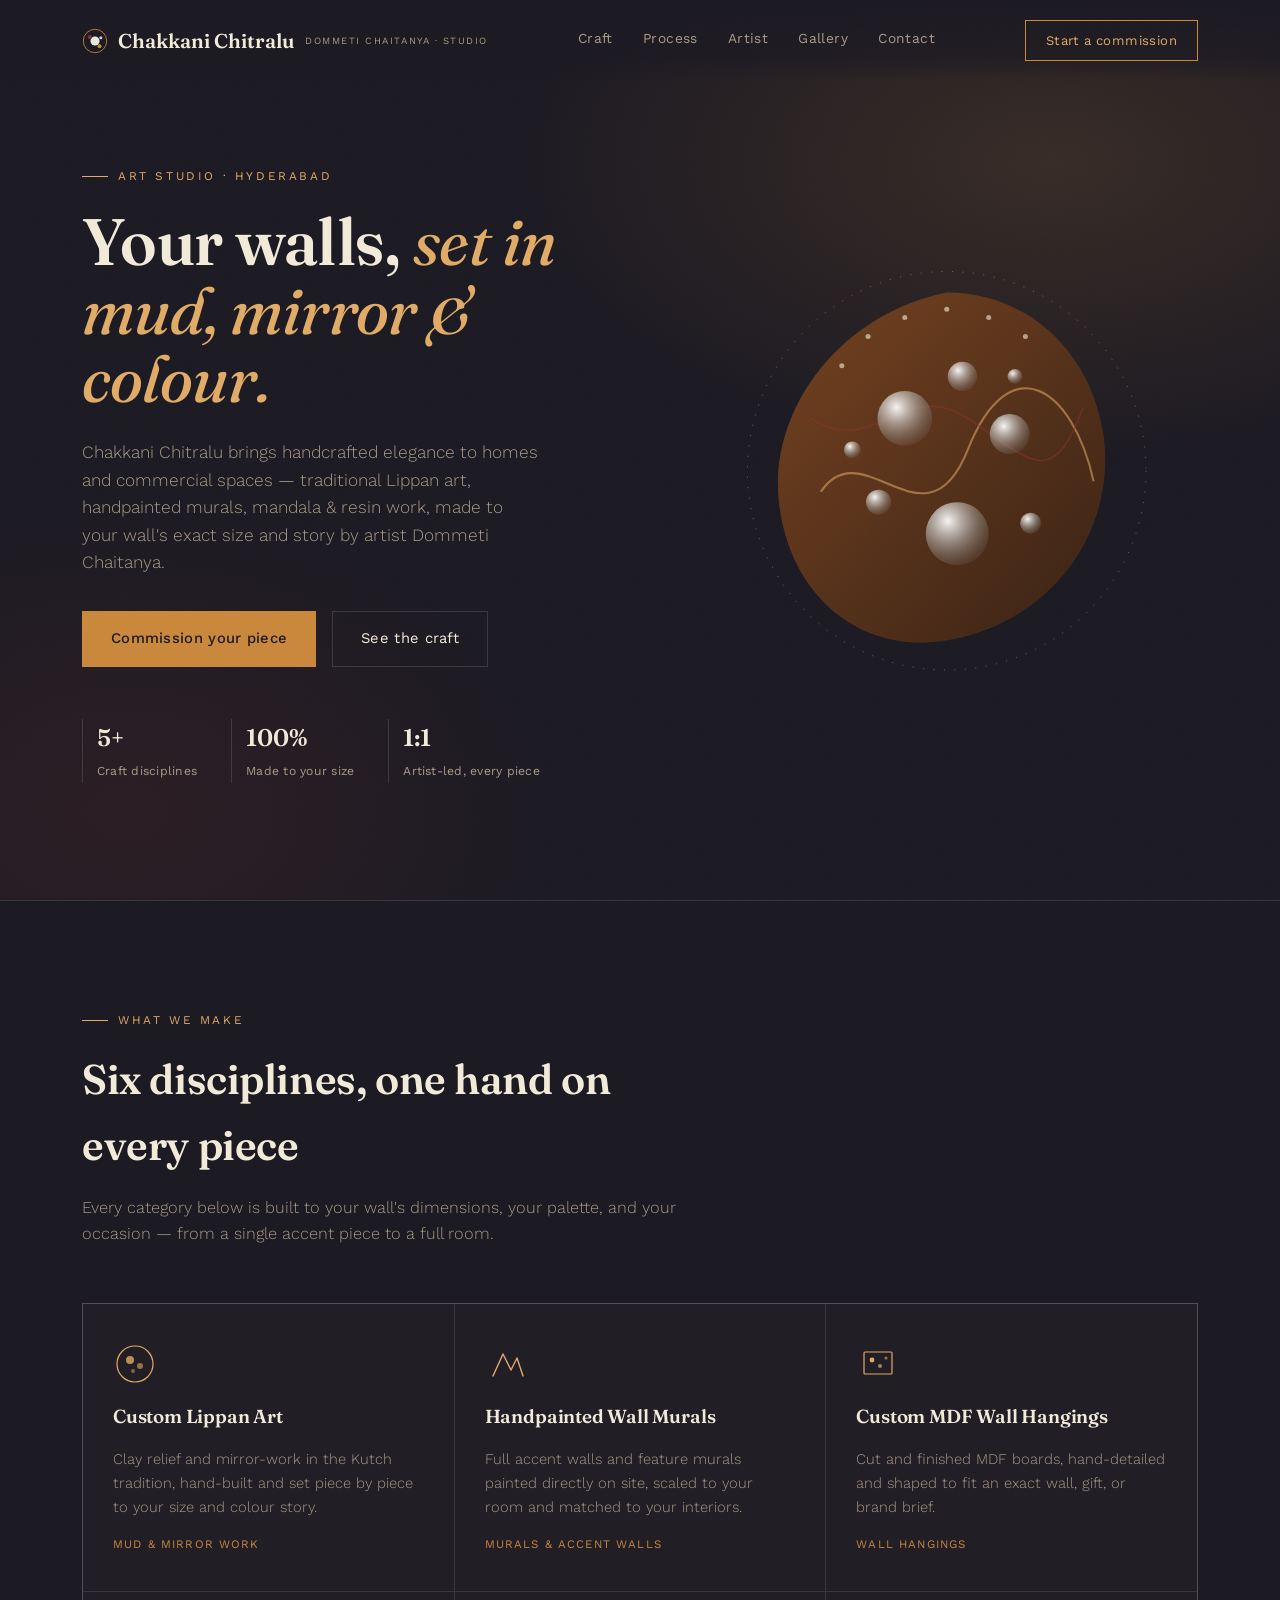
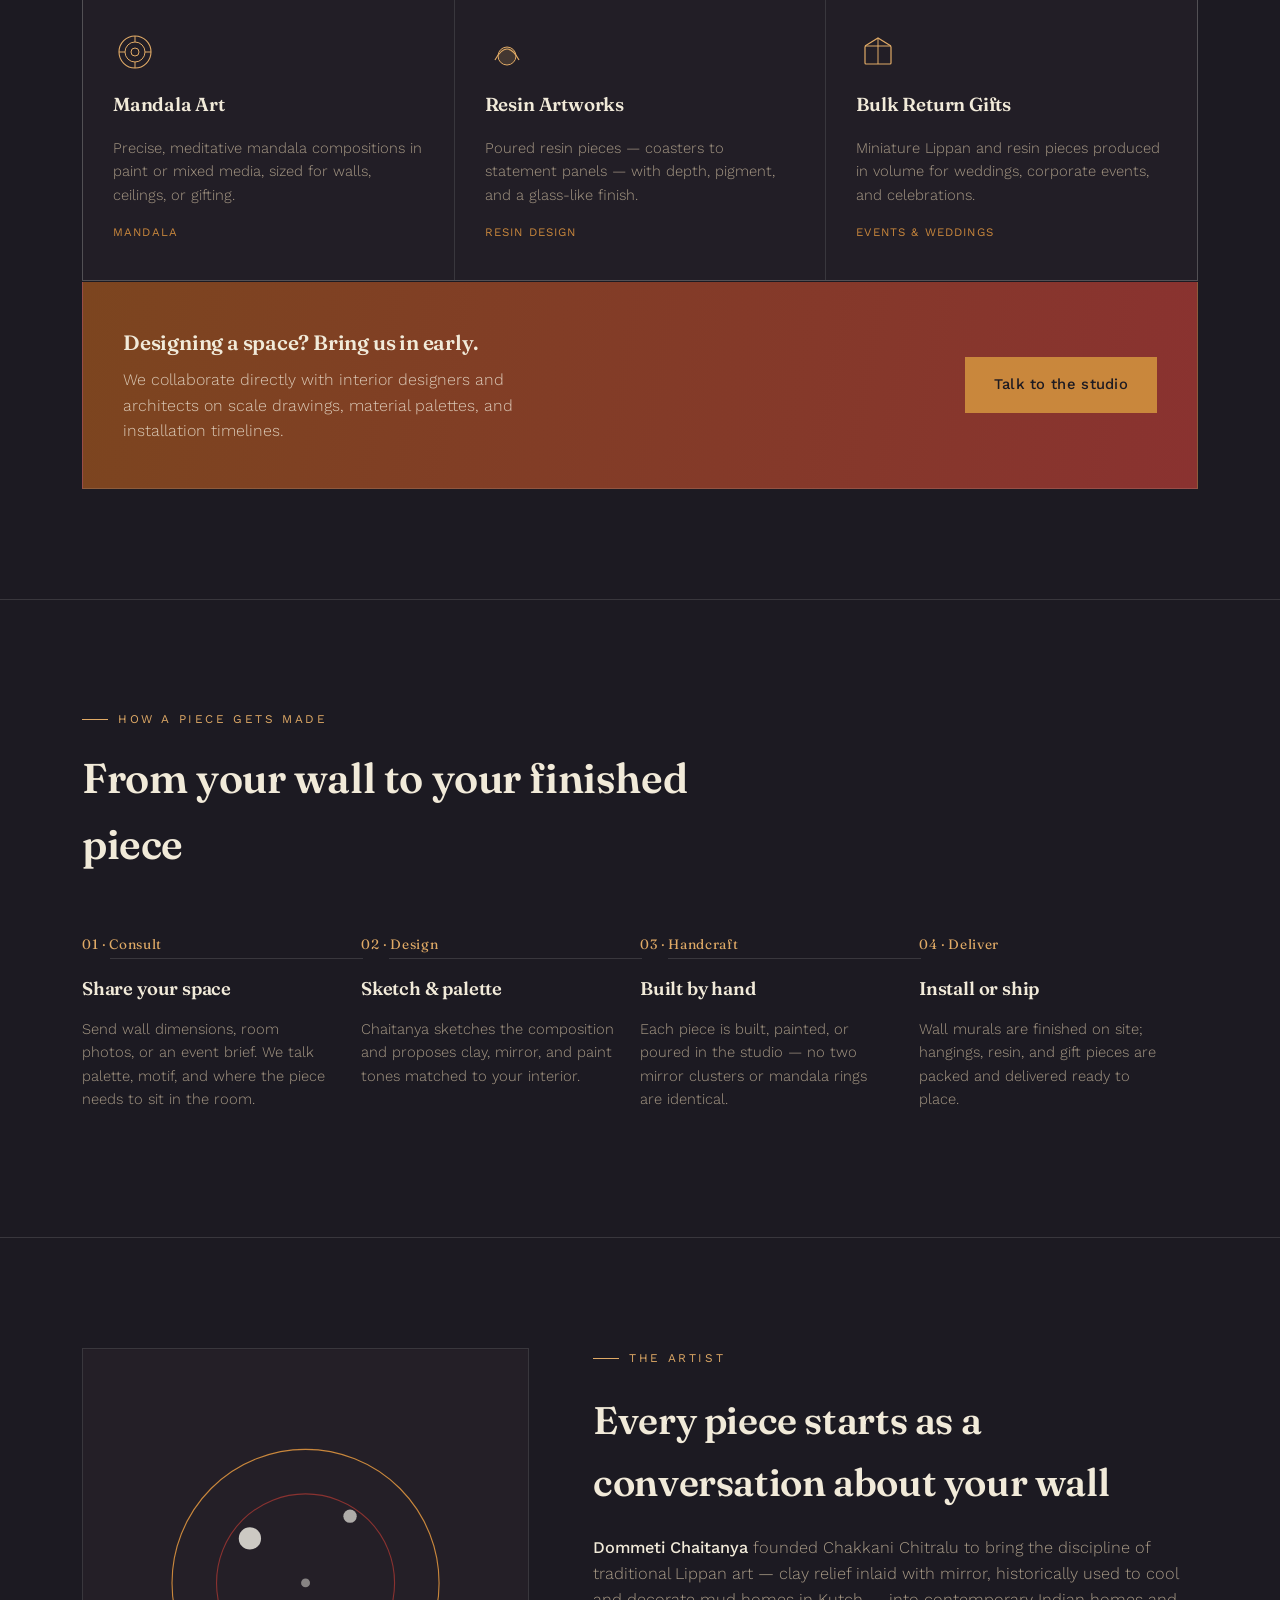
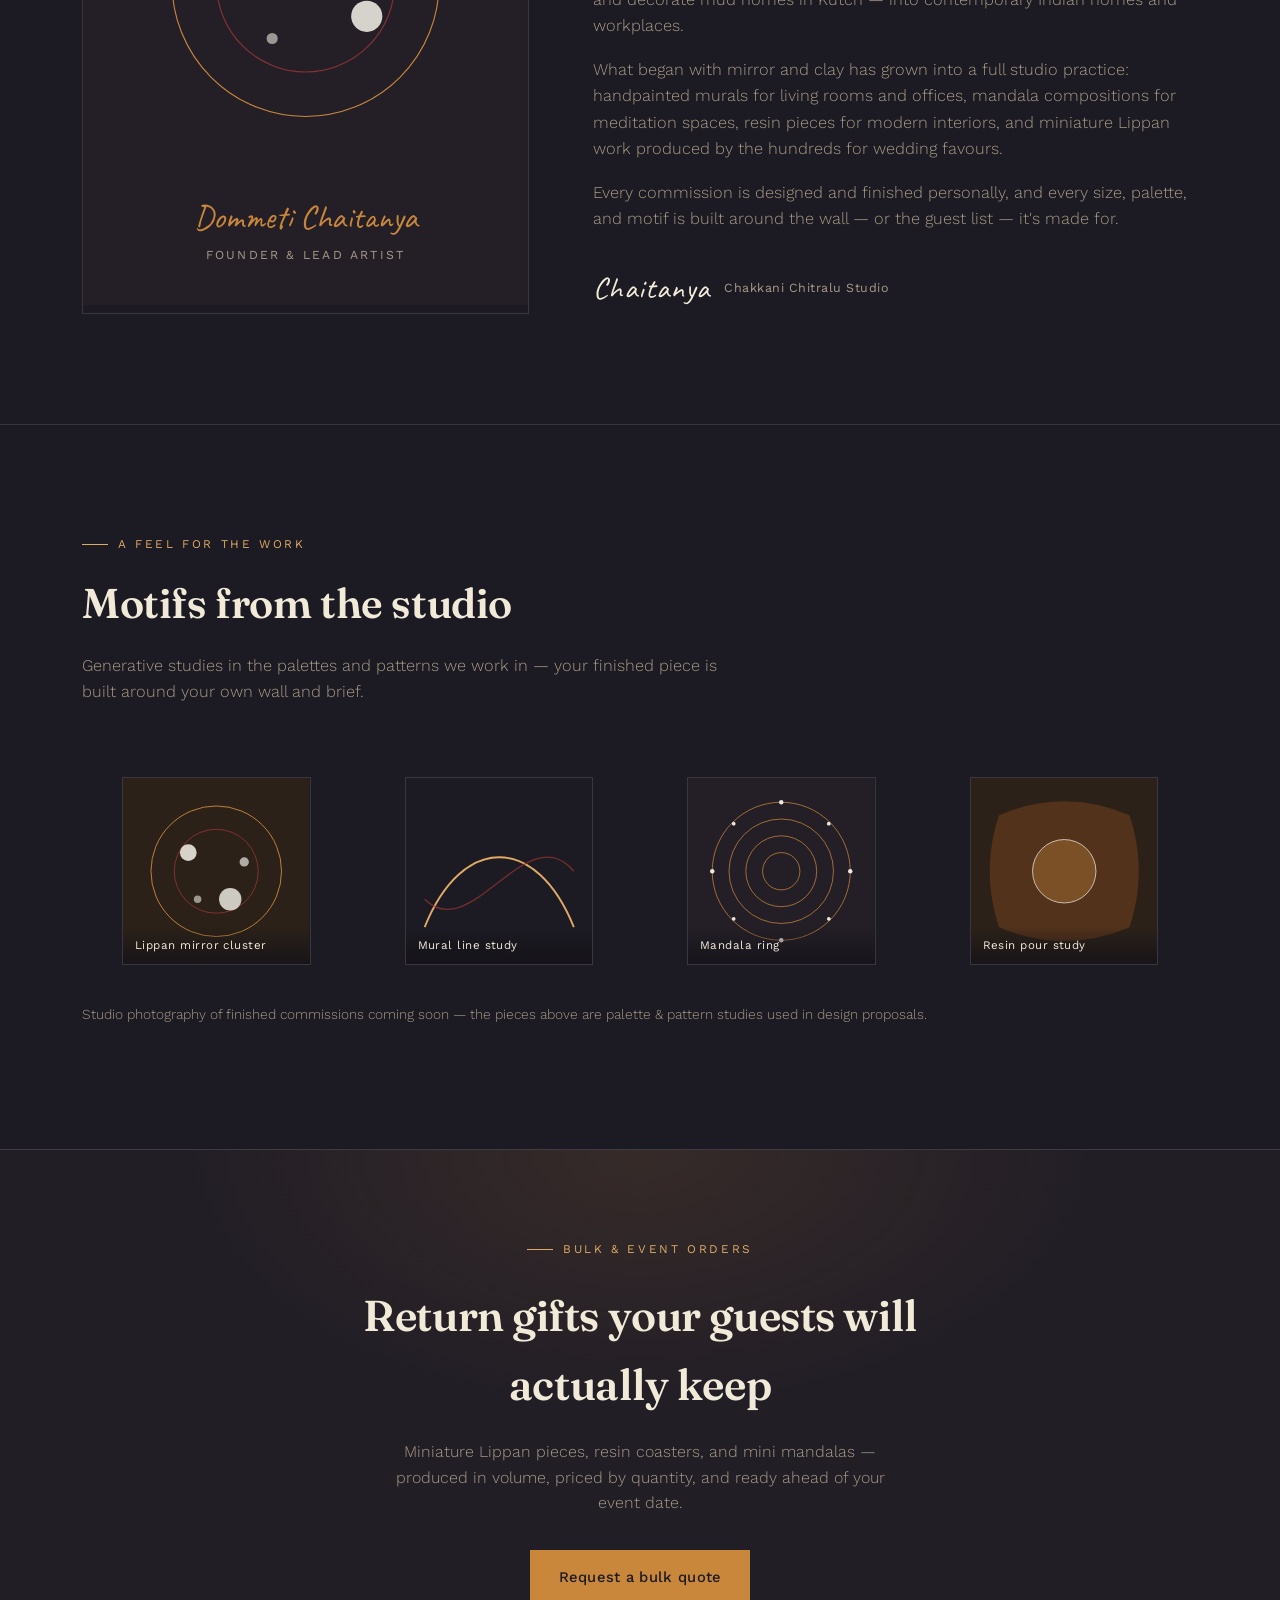
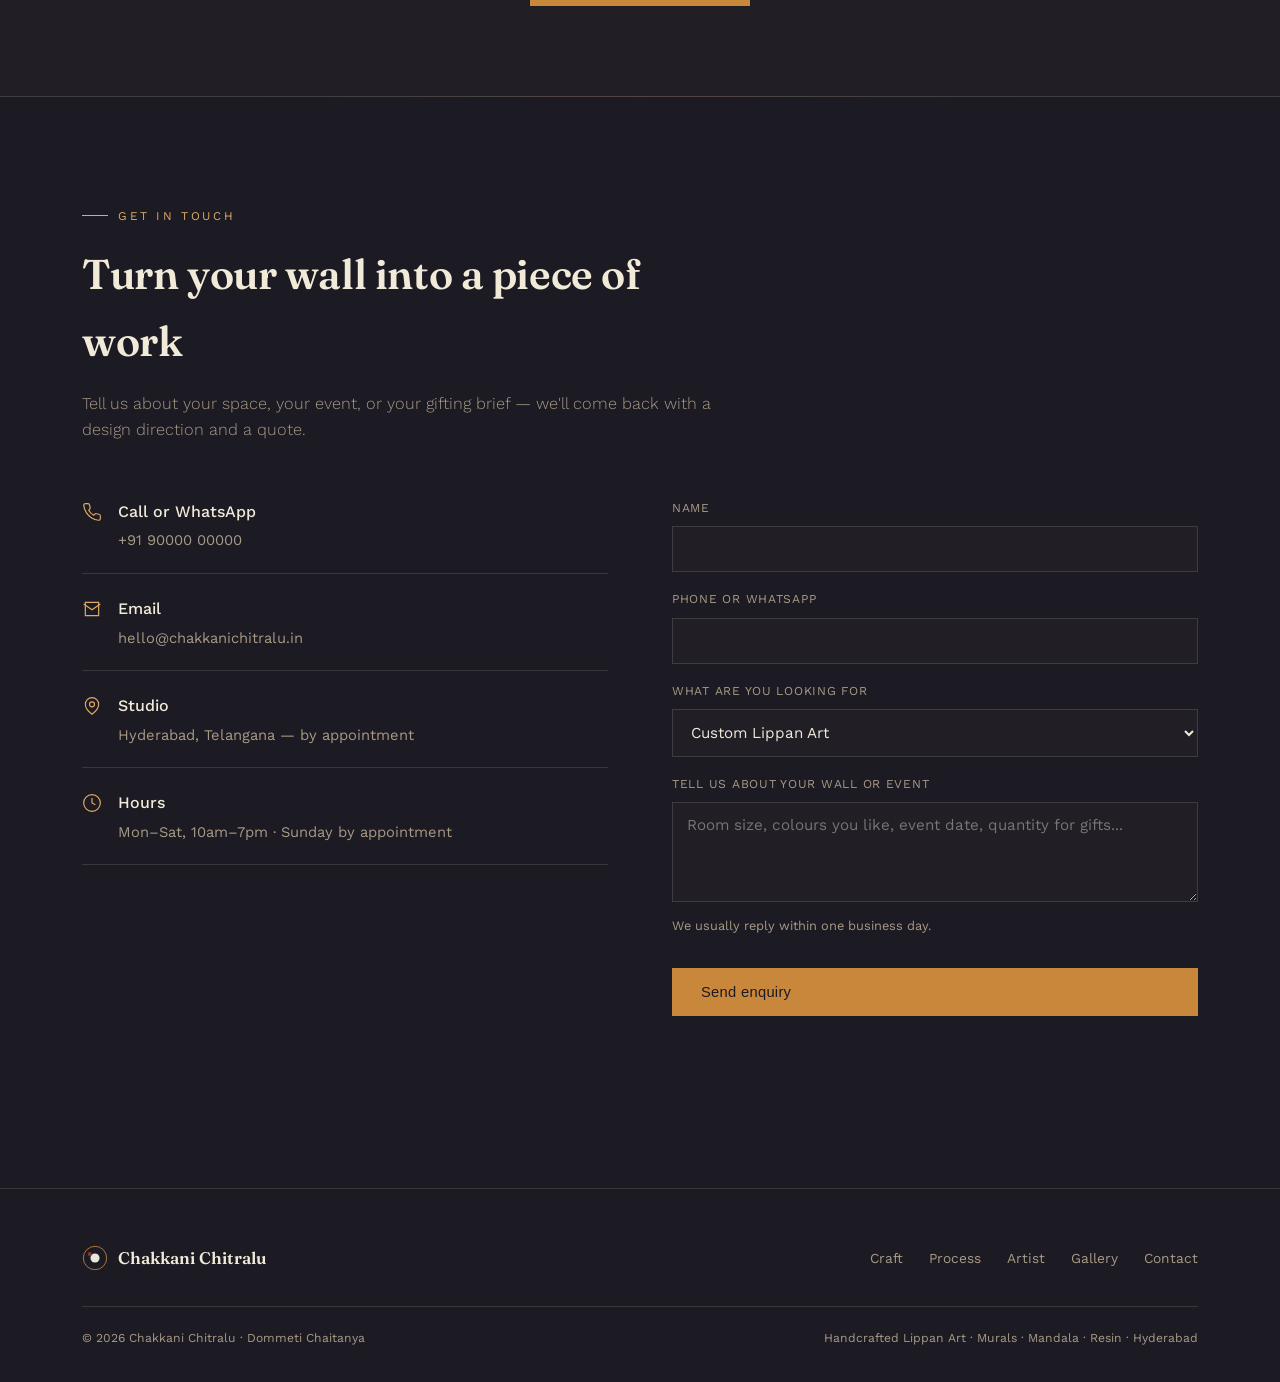
<file: Index.html>
<!DOCTYPE html>
<html lang="en">
<head>
<meta charset="UTF-8">
<meta name="viewport" content="width=device-width, initial-scale=1.0">
<title>Chakkani Chitralu — Handcrafted Lippan Art, Murals &amp; Mandala Design</title>
<meta name="description" content="Chakkani Chitralu by Dommeti Chaitanya — custom Lippan mud &amp; mirror art, handpainted murals, mandala &amp; resin artworks, wall hangings and bulk return gifts, made to your walls and your story.">
<link rel="preconnect" href="https://fonts.googleapis.com">
<link rel="preconnect" href="https://fonts.gstatic.com" crossorigin>
<link href="https://fonts.googleapis.com/css2?family=Fraunces:ital,opsz,wght@0,9..144,300;0,9..144,450;0,9..144,600;0,9..144,700;1,9..144,450;1,9..144,600&family=Work+Sans:wght@300;400;500;600&family=Caveat:wght@500;600&display=swap" rel="stylesheet">
<style>

  :root{
    --bg: #1c1a22;
    --bg-alt: #221e26;
    --bg-card: #262029;
    --clay: #c9873c;
    --clay-soft: #e0aa66;
    --clay-deep: #7c451f;
    --maroon: #8a3230;
    --mirror: #eae7df;
    --paper: #f1ead9;
    --muted: #a89a86;
    --line: rgba(234,231,223,0.14);
    --radius: 2px;
  }

  *{ box-sizing:border-box; }
  html{ scroll-behavior:smooth; }
  body{
    margin:0;
    background:var(--bg);
    color:var(--paper);
    font-family:'Work Sans', sans-serif;
    font-weight:400;
    line-height:1.6;
    -webkit-font-smoothing:antialiased;
  }
  @media (prefers-reduced-motion: reduce){
    *{ animation-duration:0.001ms !important; animation-iteration-count:1 !important; scroll-behavior:auto !important; transition-duration:0.001ms !important; }
  }

  h1,h2,h3,h4{
    font-family:'Fraunces', serif;
    font-weight:600;
    letter-spacing:-0.01em;
    margin:0;
  }

  .script{
    font-family:'Caveat', cursive;
    color:var(--clay-soft);
  }

  a{ color:inherit; }
  img{ max-width:100%; display:block; }
  section{ position:relative; }

  .wrap{
    max-width:1180px;
    margin:0 auto;
    padding:0 32px;
  }
  @media (max-width:640px){ .wrap{ padding:0 20px; } }

  :focus-visible{
    outline:2px solid var(--clay-soft);
    outline-offset:3px;
  }

  /* texture */
  .grain{
    position:fixed; inset:0; pointer-events:none; z-index:200;
    opacity:0.05; mix-blend-mode:overlay;
    background-image:url("data:image/svg+xml,%3Csvg xmlns='http://www.w3.org/2000/svg' width='120' height='120'%3E%3Cfilter id='n'%3E%3CfeTurbulence type='fractalNoise' baseFrequency='0.9' numOctaves='2' stitchTiles='stitch'/%3E%3C/filter%3E%3Crect width='100%25' height='100%25' filter='url(%23n)'/%3E%3C/svg%3E");
  }

  /* ---------- NAV ---------- */
  header.site{
    position:fixed; top:0; left:0; right:0; z-index:100;
    background:linear-gradient(to bottom, rgba(28,26,34,0.96), rgba(28,26,34,0.75) 70%, transparent);
    padding:20px 0;
    transition:padding .3s ease, background .3s ease;
  }
  header.site.scrolled{
    padding:12px 0;
    background:rgba(24,22,29,0.92);
    backdrop-filter:blur(8px);
    border-bottom:1px solid var(--line);
  }
  .nav-row{ display:flex; align-items:center; justify-content:space-between; }
  .brand{ display:flex; align-items:center; gap:10px; font-family:'Fraunces',serif; font-size:1.25rem; font-weight:600; color:var(--paper); text-decoration:none; }
  .brand .mark{ width:26px; height:26px; flex:none; }
  .brand small{ display:block; font-family:'Work Sans',sans-serif; font-weight:400; font-size:0.6rem; letter-spacing:0.16em; text-transform:uppercase; color:var(--muted); }

  nav.links{ display:flex; gap:30px; list-style:none; margin:0; padding:0; }
  nav.links a{
    text-decoration:none; color:var(--muted); font-size:0.86rem; letter-spacing:0.03em;
    padding-bottom:4px; border-bottom:1px solid transparent; transition:color .2s, border-color .2s;
  }
  nav.links a:hover{ color:var(--paper); border-color:var(--clay); }

  .nav-cta{
    display:inline-block; padding:9px 20px; border:1px solid var(--clay);
    color:var(--clay-soft); text-decoration:none; font-size:0.82rem; letter-spacing:0.03em;
    transition:background .2s, color .2s;
  }
  .nav-cta:hover{ background:var(--clay); color:#1c1a22; }

  .nav-toggle{ display:none; background:none; border:1px solid var(--line); color:var(--paper); width:40px; height:40px; }

  @media (max-width:860px){
    nav.links{
      position:fixed; inset:0 0 0 auto; width:min(78vw,320px); height:100vh;
      background:#1a171f; flex-direction:column; padding:100px 32px; gap:26px;
      transform:translateX(100%); transition:transform .35s ease; border-left:1px solid var(--line);
    }
    nav.links.open{ transform:translateX(0); }
    nav.links a{ font-size:1.05rem; }
    .nav-cta{ display:none; }
    .nav-toggle{ display:block; }
  }

  /* ---------- HERO ---------- */
  .hero{
    min-height:100svh;
    display:flex; align-items:center;
    padding:140px 0 90px;
    background:
      radial-gradient(ellipse 900px 500px at 82% 18%, rgba(201,135,60,0.16), transparent 60%),
      radial-gradient(ellipse 700px 500px at 10% 90%, rgba(138,50,48,0.14), transparent 60%),
      var(--bg);
    overflow:hidden;
  }
  .hero-grid{
    display:grid; grid-template-columns:1.05fr 0.95fr; gap:56px; align-items:center;
  }
  @media (max-width:940px){ .hero-grid{ grid-template-columns:1fr; } .hero-art{ order:-1; } }

  .eyebrow{
    display:flex; align-items:center; gap:10px;
    font-size:0.74rem; letter-spacing:0.22em; text-transform:uppercase; color:var(--clay-soft);
    margin-bottom:22px;
  }
  .eyebrow::before{ content:""; width:26px; height:1px; background:var(--clay-soft); }

  .hero h1{
    font-size:clamp(2.5rem, 5.4vw, 4.1rem);
    line-height:1.04;
    color:var(--paper);
  }
  .hero h1 em{
    font-style:italic; color:var(--clay-soft); font-weight:450;
  }
  .hero p.lede{
    margin:26px 0 34px; max-width:46ch; color:var(--muted); font-size:1.08rem; font-weight:300;
  }
  .hero-ctas{ display:flex; gap:16px; flex-wrap:wrap; }
  .btn{
    display:inline-flex; align-items:center; gap:10px; padding:15px 28px;
    text-decoration:none; font-size:0.92rem; letter-spacing:0.02em; border:1px solid transparent;
    transition:transform .2s ease, background .2s ease, border-color .2s ease, color .2s ease;
  }
  .btn-primary{ background:var(--clay); color:#1c1a22; font-weight:500; }
  .btn-primary:hover{ background:var(--clay-soft); transform:translateY(-2px); }
  .btn-ghost{ border-color:var(--line); color:var(--paper); }
  .btn-ghost:hover{ border-color:var(--clay-soft); color:var(--clay-soft); }

  .hero-stats{ display:flex; gap:34px; margin-top:52px; flex-wrap:wrap; }
  .hero-stats div{ border-left:1px solid var(--line); padding-left:14px; }
  .hero-stats strong{ display:block; font-family:'Fraunces',serif; font-size:1.5rem; color:var(--paper); font-weight:600; }
  .hero-stats span{ font-size:0.76rem; color:var(--muted); letter-spacing:0.02em; }

  /* signature mirror-mosaic art */
  .hero-art{ position:relative; aspect-ratio:1/1; }
  .mosaic-svg{ width:100%; height:100%; }
  .glint{ animation:glint 5.5s ease-in-out infinite; transform-origin:center; }
  .glint2{ animation:glint 5.5s ease-in-out infinite 1.4s; transform-origin:center; }
  .glint3{ animation:glint 5.5s ease-in-out infinite 2.8s; transform-origin:center; }
  @keyframes glint{
    0%, 100%{ opacity:0.35; }
    50%{ opacity:1; }
  }
  .spin-slow{ animation:spin 90s linear infinite; transform-origin:center; }
  @keyframes spin{ to{ transform:rotate(360deg); } }

  /* ---------- SECTION HEADERS ---------- */
  .section-head{ max-width:640px; margin-bottom:56px; }
  .section-head .eyebrow{ margin-bottom:16px; }
  .section-head h2{ font-size:clamp(1.9rem,3.4vw,2.6rem); color:var(--paper); }
  .section-head p{ color:var(--muted); margin-top:16px; font-weight:300; font-size:1.02rem; }
  .section-head.center{ margin-left:auto; margin-right:auto; text-align:center; }
  .section-head.center .eyebrow{ justify-content:center; }
  .section-head.center .eyebrow::before{ display:none; }

  section.pad{ padding:110px 0; }
  @media (max-width:640px){ section.pad{ padding:74px 0; } }

  .rule{ height:1px; background:var(--line); border:none; margin:0; }

  /* ---------- SERVICES ---------- */
  .services-grid{
    display:grid; grid-template-columns:repeat(3,1fr); gap:1px;
    background:var(--line); border:1px solid var(--line);
  }
  @media (max-width:900px){ .services-grid{ grid-template-columns:repeat(2,1fr); } }
  @media (max-width:600px){ .services-grid{ grid-template-columns:1fr; } }

  .service-card{
    background:var(--bg-alt); padding:38px 30px; min-height:250px;
    display:flex; flex-direction:column; gap:16px;
    transition:background .25s ease;
  }
  .service-card:hover{ background:var(--bg-card); }
  .service-card .icon{ width:44px; height:44px; color:var(--clay-soft); }
  .service-card h3{ font-size:1.18rem; color:var(--paper); font-weight:600; }
  .service-card p{ color:var(--muted); font-size:0.92rem; font-weight:300; margin:0; }
  .service-card .tag{ margin-top:auto; font-size:0.72rem; letter-spacing:0.1em; text-transform:uppercase; color:var(--clay); }

  /* collab strip */
  .collab{
    margin-top:1px; background:linear-gradient(100deg, var(--clay-deep), var(--maroon));
    padding:44px 40px; display:flex; align-items:center; justify-content:space-between; gap:24px; flex-wrap:wrap;
    border:1px solid var(--line); border-top:none;
  }
  .collab h4{ font-size:1.3rem; color:var(--paper); max-width:32ch; }
  .collab p{ color:rgba(241,234,217,0.8); font-weight:300; margin:8px 0 0; max-width:44ch; }

  /* ---------- PROCESS ---------- */
  .process-strip{ display:grid; grid-template-columns:repeat(4,1fr); gap:0; position:relative; }
  @media (max-width:820px){ .process-strip{ grid-template-columns:1fr; gap:36px; } }
  .process-step{ padding:0 26px 0 0; position:relative; }
  .process-step:not(:last-child)::after{
    content:""; position:absolute; top:24px; right:-2px; width:calc(100% - 26px); height:1px; background:var(--line);
  }
  @media (max-width:820px){ .process-step:not(:last-child)::after{ display:none; } }
  .process-num{ font-family:'Fraunces',serif; font-size:0.85rem; color:var(--clay-soft); letter-spacing:0.05em; margin-bottom:18px; }
  .process-step h3{ font-size:1.15rem; color:var(--paper); margin-bottom:10px; }
  .process-step p{ color:var(--muted); font-size:0.92rem; font-weight:300; }

  /* ---------- ABOUT ---------- */
  .about-grid{ display:grid; grid-template-columns:0.85fr 1.15fr; gap:64px; align-items:center; }
  @media (max-width:860px){ .about-grid{ grid-template-columns:1fr; } }
  .about-frame{ position:relative; aspect-ratio:4/5; border:1px solid var(--line); }
  .about-quote{
    margin-top:28px; font-family:'Caveat', cursive; font-size:1.5rem; color:var(--clay-soft); line-height:1.4;
  }
  .about-copy p{ color:var(--muted); font-weight:300; font-size:1.02rem; margin:0 0 18px; }
  .about-copy p:last-of-type{ margin-bottom:0; }
  .about-copy strong{ color:var(--paper); font-weight:500; }

  .signature-line{ display:flex; align-items:center; gap:14px; margin-top:32px; }
  .signature-line .sig{ font-family:'Caveat', cursive; font-size:1.9rem; color:var(--paper); }
  .signature-line span{ font-size:0.78rem; color:var(--muted); letter-spacing:0.04em; }

  /* ---------- GALLERY (pattern swatches, no stock photos) ---------- */
  .gallery-grid{ display:grid; grid-template-columns:repeat(4,1fr); gap:14px; }
  @media (max-width:820px){ .gallery-grid{ grid-template-columns:repeat(2,1fr); } }
  .swatch{ aspect-ratio:1; border:1px solid var(--line); overflow:hidden; position:relative; }
  .swatch svg{ width:100%; height:100%; }
  .swatch figcaption{
    position:absolute; left:0; right:0; bottom:0; padding:10px 12px;
    font-size:0.72rem; letter-spacing:0.04em; color:var(--paper);
    background:linear-gradient(to top, rgba(20,18,24,0.85), transparent);
  }
  .gallery-note{ margin-top:22px; color:var(--muted); font-size:0.86rem; font-weight:300; }

  /* ---------- TESTIMONIAL / GIFT STRIP ---------- */
  .strip-cta{
    padding:90px 0; text-align:center;
    background:
      radial-gradient(ellipse 700px 400px at 50% 0%, rgba(201,135,60,0.12), transparent 65%),
      var(--bg-alt);
    border-top:1px solid var(--line); border-bottom:1px solid var(--line);
  }
  .strip-cta h2{ font-size:clamp(1.9rem,4vw,2.7rem); max-width:20ch; margin:0 auto 20px; color:var(--paper); }
  .strip-cta p{ color:var(--muted); max-width:52ch; margin:0 auto 34px; font-weight:300; }

  /* ---------- CONTACT ---------- */
  .contact-grid{ display:grid; grid-template-columns:1fr 1fr; gap:64px; }
  @media (max-width:860px){ .contact-grid{ grid-template-columns:1fr; gap:44px; } }
  .contact-list{ list-style:none; margin:0; padding:0; display:flex; flex-direction:column; gap:22px; }
  .contact-list li{ display:flex; gap:16px; align-items:flex-start; border-bottom:1px solid var(--line); padding-bottom:20px; }
  .contact-list .ic{ width:20px; height:20px; color:var(--clay-soft); flex:none; margin-top:3px; }
  .contact-list strong{ display:block; color:var(--paper); font-weight:500; margin-bottom:3px; }
  .contact-list span, .contact-list a{ color:var(--muted); font-size:0.92rem; text-decoration:none; }
  .contact-list a:hover{ color:var(--clay-soft); }

  form.enquire{ display:flex; flex-direction:column; gap:18px; }
  .field{ display:flex; flex-direction:column; gap:8px; }
  .field label{ font-size:0.76rem; letter-spacing:0.06em; text-transform:uppercase; color:var(--muted); }
  .field input, .field select, .field textarea{
    background:var(--bg-alt); border:1px solid var(--line); color:var(--paper);
    padding:13px 14px; font-family:'Work Sans',sans-serif; font-size:0.95rem;
  }
  .field input:focus, .field select:focus, .field textarea:focus{ border-color:var(--clay-soft); }
  .field textarea{ resize:vertical; min-height:100px; }
  .form-note{ font-size:0.8rem; color:var(--muted); margin-top:-4px; }
  .form-msg{ font-size:0.86rem; color:var(--clay-soft); min-height:1.2em; }

  /* ---------- FOOTER ---------- */
  footer{ padding:56px 0 34px; border-top:1px solid var(--line); }
  .footer-row{ display:flex; justify-content:space-between; align-items:center; flex-wrap:wrap; gap:20px; }
  .footer-row .brand{ font-size:1.05rem; }
  .footer-links{ display:flex; gap:26px; list-style:none; margin:0; padding:0; }
  .footer-links a{ color:var(--muted); text-decoration:none; font-size:0.86rem; }
  .footer-links a:hover{ color:var(--clay-soft); }
  .footer-bottom{ margin-top:34px; padding-top:22px; border-top:1px solid var(--line); display:flex; justify-content:space-between; flex-wrap:wrap; gap:10px; font-size:0.76rem; color:var(--muted); }

  ::selection{ background:var(--clay); color:#1c1a22; }
</style>
</head>
<body>

<div class="grain" aria-hidden="true"></div>

<header class="site" id="siteHeader">
  <div class="wrap nav-row">
    <a href="#top" class="brand">
      <svg class="mark" viewBox="0 0 40 40" fill="none" xmlns="http://www.w3.org/2000/svg" aria-hidden="true">
        <circle cx="20" cy="20" r="18" stroke="#c9873c" stroke-width="1.3"/>
        <circle cx="20" cy="20" r="7" fill="#eae7df"/>
        <circle cx="12" cy="14" r="3.2" fill="#8a3230"/>
        <circle cx="29" cy="15" r="2.4" fill="#eae7df" opacity="0.85"/>
        <circle cx="27" cy="28" r="3" fill="#c9873c"/>
      </svg>
      Chakkani Chitralu <small>Dommeti Chaitanya · Studio</small>
    </a>
    <nav class="links" id="navLinks">
      <a href="#craft">Craft</a>
      <a href="#process">Process</a>
      <a href="#about">Artist</a>
      <a href="#gallery">Gallery</a>
      <a href="#contact">Contact</a>
    </nav>
    <a href="#contact" class="nav-cta">Start a commission</a>
    <button class="nav-toggle" id="navToggle" aria-label="Toggle menu" aria-expanded="false" aria-controls="navLinks">
      <svg viewBox="0 0 24 24" width="18" height="18" fill="none" stroke="currentColor" stroke-width="1.6"><line x1="3" y1="6" x2="21" y2="6"/><line x1="3" y1="12" x2="21" y2="12"/><line x1="3" y1="18" x2="21" y2="18"/></svg>
    </button>
  </div>
</header>

<main id="top">

  <!-- ================= HERO ================= -->
  <section class="hero">
    <div class="wrap hero-grid">
      <div class="hero-copy">
        <div class="eyebrow">Art Studio · Hyderabad</div>
        <h1>Your walls, <em>set in mud, mirror &amp; colour.</em></h1>
        <p class="lede">Chakkani Chitralu brings handcrafted elegance to homes and commercial spaces — traditional Lippan art, handpainted murals, mandala &amp; resin work, made to your wall's exact size and story by artist Dommeti Chaitanya.</p>
        <div class="hero-ctas">
          <a href="#contact" class="btn btn-primary">Commission your piece</a>
          <a href="#craft" class="btn btn-ghost">See the craft</a>
        </div>
        <div class="hero-stats">
          <div><strong>5+</strong><span>Craft disciplines</span></div>
          <div><strong>100%</strong><span>Made to your size</span></div>
          <div><strong>1:1</strong><span>Artist-led, every piece</span></div>
        </div>
      </div>

      <div class="hero-art" aria-hidden="true">
        <svg class="mosaic-svg" viewBox="0 0 480 480" xmlns="http://www.w3.org/2000/svg">
          <defs>
            <radialGradient id="mirrorGrad" cx="35%" cy="30%" r="75%">
              <stop offset="0%" stop-color="#ffffff" stop-opacity="0.95"/>
              <stop offset="45%" stop-color="#cfd0cf" stop-opacity="0.55"/>
              <stop offset="100%" stop-color="#7d7d7d" stop-opacity="0.15"/>
            </radialGradient>
            <linearGradient id="clayBlob" x1="0" y1="0" x2="1" y2="1">
              <stop offset="0%" stop-color="#7c451f"/>
              <stop offset="100%" stop-color="#3c2313"/>
            </linearGradient>
          </defs>

          <g class="spin-slow">
            <circle cx="240" cy="240" r="190" fill="none" stroke="#c9873c" stroke-width="0.6" stroke-dasharray="1 9"/>
          </g>

          <!-- organic clay motif -->
          <path d="M240 70 C320 70 380 130 390 210 C400 300 340 380 250 400 C160 420 90 360 80 270 C70 180 140 90 240 70 Z"
                fill="url(#clayBlob)" opacity="0.9"/>

          <!-- vine / tendril linework, evokes lippan relief -->
          <path d="M120 260 C 160 200, 220 320, 260 220 S 360 160, 380 250" stroke="#e0aa66" stroke-width="2" fill="none" opacity="0.55"/>
          <path d="M110 190 C 170 230, 200 150, 260 190 S 340 260, 370 180" stroke="#8a3230" stroke-width="1.6" fill="none" opacity="0.5"/>

          <!-- mirror clusters -->
          <g>
            <circle class="glint" cx="200" cy="190" r="26" fill="url(#mirrorGrad)"/>
            <circle class="glint2" cx="255" cy="150" r="14" fill="url(#mirrorGrad)"/>
            <circle class="glint3" cx="300" cy="205" r="19" fill="url(#mirrorGrad)"/>
            <circle class="glint" cx="175" cy="270" r="12" fill="url(#mirrorGrad)"/>
            <circle class="glint2" cx="250" cy="300" r="30" fill="url(#mirrorGrad)"/>
            <circle class="glint3" cx="320" cy="290" r="10" fill="url(#mirrorGrad)"/>
            <circle class="glint" cx="150" cy="220" r="8" fill="url(#mirrorGrad)"/>
            <circle class="glint2" cx="305" cy="150" r="7" fill="url(#mirrorGrad)"/>
          </g>

          <!-- fine border dots, kutch-style trim -->
          <g fill="#f1ead9" opacity="0.6">
            <circle cx="240" cy="86" r="2.4"/><circle cx="280" cy="94" r="2.4"/><circle cx="315" cy="112" r="2.4"/>
            <circle cx="200" cy="94" r="2.4"/><circle cx="165" cy="112" r="2.4"/><circle cx="140" cy="140" r="2.4"/>
          </g>
        </svg>
      </div>
    </div>
  </section>

  <hr class="rule">

  <!-- ================= SERVICES ================= -->
  <section class="pad" id="craft">
    <div class="wrap">
      <div class="section-head">
        <div class="eyebrow">What we make</div>
        <h2>Six disciplines, one hand on every piece</h2>
        <p>Every category below is built to your wall's dimensions, your palette, and your occasion — from a single accent piece to a full room.</p>
      </div>
    </div>

    <div class="wrap">
      <div class="services-grid">

        <div class="service-card">
          <svg class="icon" viewBox="0 0 44 44" fill="none" xmlns="http://www.w3.org/2000/svg"><circle cx="22" cy="22" r="18" stroke="currentColor" stroke-width="1.2"/><circle cx="17" cy="18" r="4" fill="currentColor" opacity="0.8"/><circle cx="27" cy="24" r="3" fill="currentColor" opacity="0.6"/><circle cx="20" cy="29" r="2" fill="currentColor" opacity="0.5"/></svg>
          <h3>Custom Lippan Art</h3>
          <p>Clay relief and mirror-work in the Kutch tradition, hand-built and set piece by piece to your size and colour story.</p>
          <span class="tag">Mud &amp; Mirror Work</span>
        </div>

        <div class="service-card">
          <svg class="icon" viewBox="0 0 44 44" fill="none" xmlns="http://www.w3.org/2000/svg"><path d="M8 34 L18 12 L26 28 L32 16 L38 34" stroke="currentColor" stroke-width="1.4" stroke-linecap="round" stroke-linejoin="round"/></svg>
          <h3>Handpainted Wall Murals</h3>
          <p>Full accent walls and feature murals painted directly on site, scaled to your room and matched to your interiors.</p>
          <span class="tag">Murals &amp; Accent Walls</span>
        </div>

        <div class="service-card">
          <svg class="icon" viewBox="0 0 44 44" fill="none" xmlns="http://www.w3.org/2000/svg"><rect x="8" y="10" width="28" height="22" rx="1" stroke="currentColor" stroke-width="1.2"/><circle cx="16" cy="18" r="2.4" fill="currentColor"/><circle cx="24" cy="24" r="2" fill="currentColor" opacity="0.7"/><circle cx="30" cy="16" r="1.6" fill="currentColor" opacity="0.6"/></svg>
          <h3>Custom MDF Wall Hangings</h3>
          <p>Cut and finished MDF boards, hand-detailed and shaped to fit an exact wall, gift, or brand brief.</p>
          <span class="tag">Wall Hangings</span>
        </div>

        <div class="service-card">
          <svg class="icon" viewBox="0 0 44 44" fill="none" xmlns="http://www.w3.org/2000/svg"><circle cx="22" cy="22" r="16" stroke="currentColor" stroke-width="1.1"/><circle cx="22" cy="22" r="10" stroke="currentColor" stroke-width="1"/><circle cx="22" cy="22" r="4" stroke="currentColor" stroke-width="1"/><line x1="22" y1="6" x2="22" y2="12" stroke="currentColor" stroke-width="1"/><line x1="22" y1="32" x2="22" y2="38" stroke="currentColor" stroke-width="1"/><line x1="6" y1="22" x2="12" y2="22" stroke="currentColor" stroke-width="1"/><line x1="32" y1="22" x2="38" y2="22" stroke="currentColor" stroke-width="1"/></svg>
          <h3>Mandala Art</h3>
          <p>Precise, meditative mandala compositions in paint or mixed media, sized for walls, ceilings, or gifting.</p>
          <span class="tag">Mandala</span>
        </div>

        <div class="service-card">
          <svg class="icon" viewBox="0 0 44 44" fill="none" xmlns="http://www.w3.org/2000/svg"><path d="M10 30 Q22 8 34 30" stroke="currentColor" stroke-width="1.2" fill="none"/><circle cx="22" cy="26" r="9" fill="currentColor" opacity="0.18"/><circle cx="22" cy="26" r="9" stroke="currentColor" stroke-width="1"/></svg>
          <h3>Resin Artworks</h3>
          <p>Poured resin pieces — coasters to statement panels — with depth, pigment, and a glass-like finish.</p>
          <span class="tag">Resin Design</span>
        </div>

        <div class="service-card">
          <svg class="icon" viewBox="0 0 44 44" fill="none" xmlns="http://www.w3.org/2000/svg"><rect x="9" y="16" width="26" height="18" rx="1" stroke="currentColor" stroke-width="1.2"/><path d="M9 16 L22 8 L35 16" stroke="currentColor" stroke-width="1.2" fill="none"/><line x1="22" y1="8" x2="22" y2="34" stroke="currentColor" stroke-width="1"/></svg>
          <h3>Bulk Return Gifts</h3>
          <p>Miniature Lippan and resin pieces produced in volume for weddings, corporate events, and celebrations.</p>
          <span class="tag">Events &amp; Weddings</span>
        </div>

      </div>

      <div class="collab">
        <div>
          <h4>Designing a space? Bring us in early.</h4>
          <p>We collaborate directly with interior designers and architects on scale drawings, material palettes, and installation timelines.</p>
        </div>
        <a href="#contact" class="btn btn-primary">Talk to the studio</a>
      </div>
    </div>
  </section>

  <hr class="rule">

  <!-- ================= PROCESS ================= -->
  <section class="pad" id="process">
    <div class="wrap">
      <div class="section-head">
        <div class="eyebrow">How a piece gets made</div>
        <h2>From your wall to your finished piece</h2>
      </div>

      <div class="process-strip">
        <div class="process-step">
          <div class="process-num">01 · Consult</div>
          <h3>Share your space</h3>
          <p>Send wall dimensions, room photos, or an event brief. We talk palette, motif, and where the piece needs to sit in the room.</p>
        </div>
        <div class="process-step">
          <div class="process-num">02 · Design</div>
          <h3>Sketch &amp; palette</h3>
          <p>Chaitanya sketches the composition and proposes clay, mirror, and paint tones matched to your interior.</p>
        </div>
        <div class="process-step">
          <div class="process-num">03 · Handcraft</div>
          <h3>Built by hand</h3>
          <p>Each piece is built, painted, or poured in the studio — no two mirror clusters or mandala rings are identical.</p>
        </div>
        <div class="process-step">
          <div class="process-num">04 · Deliver</div>
          <h3>Install or ship</h3>
          <p>Wall murals are finished on site; hangings, resin, and gift pieces are packed and delivered ready to place.</p>
        </div>
      </div>
    </div>
  </section>

  <hr class="rule">

  <!-- ================= ABOUT ================= -->
  <section class="pad" id="about">
    <div class="wrap about-grid">
      <div class="about-frame">
        <svg viewBox="0 0 400 500" width="100%" height="100%" xmlns="http://www.w3.org/2000/svg">
          <rect width="400" height="500" fill="#241f27"/>
          <circle cx="200" cy="210" r="120" fill="none" stroke="#c9873c" stroke-width="1"/>
          <circle cx="200" cy="210" r="80" fill="none" stroke="#8a3230" stroke-width="1"/>
          <g fill="#eae7df">
            <circle cx="150" cy="170" r="10" opacity="0.85"/>
            <circle cx="240" cy="150" r="6" opacity="0.7"/>
            <circle cx="255" cy="240" r="14" opacity="0.9"/>
            <circle cx="170" cy="260" r="5" opacity="0.6"/>
            <circle cx="200" cy="210" r="4" opacity="0.5"/>
          </g>
          <text x="200" y="430" text-anchor="middle" font-family="Caveat, cursive" font-size="30" fill="#c9873c">Dommeti Chaitanya</text>
          <text x="200" y="458" text-anchor="middle" font-family="Work Sans, sans-serif" font-size="11" letter-spacing="2" fill="#a89a86">FOUNDER &amp; LEAD ARTIST</text>
        </svg>
      </div>

      <div class="about-copy">
        <div class="eyebrow">The artist</div>
        <h2 style="font-size:clamp(1.9rem,3.2vw,2.4rem); margin-bottom:22px;">Every piece starts as a conversation about your wall</h2>
        <p><strong>Dommeti Chaitanya</strong> founded Chakkani Chitralu to bring the discipline of traditional Lippan art — clay relief inlaid with mirror, historically used to cool and decorate mud homes in Kutch — into contemporary Indian homes and workplaces.</p>
        <p>What began with mirror and clay has grown into a full studio practice: handpainted murals for living rooms and offices, mandala compositions for meditation spaces, resin pieces for modern interiors, and miniature Lippan work produced by the hundreds for wedding favours.</p>
        <p>Every commission is designed and finished personally, and every size, palette, and motif is built around the wall — or the guest list — it's made for.</p>
        <div class="signature-line">
          <span class="sig">Chaitanya</span>
          <span>Chakkani Chitralu Studio</span>
        </div>
      </div>
    </div>
  </section>

  <hr class="rule">

  <!-- ================= GALLERY ================= -->
  <section class="pad" id="gallery">
    <div class="wrap">
      <div class="section-head">
        <div class="eyebrow">A feel for the work</div>
        <h2>Motifs from the studio</h2>
        <p>Generative studies in the palettes and patterns we work in — your finished piece is built around your own wall and brief.</p>
      </div>

      <div class="gallery-grid">
        <figure class="swatch">
          <svg viewBox="0 0 200 200" xmlns="http://www.w3.org/2000/svg">
            <rect width="200" height="200" fill="#2b2118"/>
            <circle cx="100" cy="100" r="70" fill="none" stroke="#c9873c" stroke-width="1"/>
            <circle cx="100" cy="100" r="45" fill="none" stroke="#8a3230" stroke-width="1"/>
            <circle cx="70" cy="80" r="9" fill="#eae7df" opacity="0.9"/>
            <circle cx="130" cy="90" r="5" fill="#eae7df" opacity="0.7"/>
            <circle cx="115" cy="130" r="12" fill="#eae7df" opacity="0.85"/>
            <circle cx="80" cy="130" r="4" fill="#eae7df" opacity="0.6"/>
          </svg>
          <figcaption>Lippan mirror cluster</figcaption>
        </figure>

        <figure class="swatch">
          <svg viewBox="0 0 200 200" xmlns="http://www.w3.org/2000/svg">
            <rect width="200" height="200" fill="#1c1a22"/>
            <path d="M20 160 C 60 60, 140 60, 180 160" stroke="#e0aa66" stroke-width="2" fill="none"/>
            <path d="M20 130 C 70 180, 130 40, 180 100" stroke="#8a3230" stroke-width="1.4" fill="none" opacity="0.8"/>
          </svg>
          <figcaption>Mural line study</figcaption>
        </figure>

        <figure class="swatch">
          <svg viewBox="0 0 200 200" xmlns="http://www.w3.org/2000/svg">
            <rect width="200" height="200" fill="#241f27"/>
            <g stroke="#c9873c" stroke-width="0.8" fill="none">
              <circle cx="100" cy="100" r="20"/><circle cx="100" cy="100" r="38"/><circle cx="100" cy="100" r="56"/><circle cx="100" cy="100" r="74"/>
            </g>
            <g fill="#eae7df">
              <circle cx="100" cy="26" r="2.4"/><circle cx="174" cy="100" r="2.4"/><circle cx="100" cy="174" r="2.4"/><circle cx="26" cy="100" r="2.4"/>
              <circle cx="151" cy="49" r="2"/><circle cx="151" cy="151" r="2"/><circle cx="49" cy="151" r="2"/><circle cx="49" cy="49" r="2"/>
            </g>
          </svg>
          <figcaption>Mandala ring</figcaption>
        </figure>

        <figure class="swatch">
          <svg viewBox="0 0 200 200" xmlns="http://www.w3.org/2000/svg">
            <rect width="200" height="200" fill="#2b2118"/>
            <path d="M30 40 Q100 10 170 40 Q190 100 170 160 Q100 190 30 160 Q10 100 30 40 Z" fill="#7c451f" opacity="0.5"/>
            <circle cx="100" cy="100" r="34" fill="#c9873c" opacity="0.35"/>
            <circle cx="100" cy="100" r="34" stroke="#eae7df" stroke-width="0.8" fill="none"/>
          </svg>
          <figcaption>Resin pour study</figcaption>
        </figure>
      </div>
      <p class="gallery-note">Studio photography of finished commissions coming soon — the pieces above are palette &amp; pattern studies used in design proposals.</p>
    </div>
  </section>

  <!-- ================= CTA STRIP ================= -->
  <section class="strip-cta">
    <div class="wrap">
      <div class="eyebrow" style="justify-content:center;">Bulk &amp; event orders</div>
      <h2>Return gifts your guests will actually keep</h2>
      <p>Miniature Lippan pieces, resin coasters, and mini mandalas — produced in volume, priced by quantity, and ready ahead of your event date.</p>
      <a href="#contact" class="btn btn-primary">Request a bulk quote</a>
    </div>
  </section>

  <!-- ================= CONTACT ================= -->
  <section class="pad" id="contact">
    <div class="wrap">
      <div class="section-head">
        <div class="eyebrow">Get in touch</div>
        <h2>Turn your wall into a piece of work</h2>
        <p>Tell us about your space, your event, or your gifting brief — we'll come back with a design direction and a quote.</p>
      </div>

      <div class="contact-grid">
        <ul class="contact-list">
          <li>
            <svg class="ic" viewBox="0 0 24 24" fill="none" stroke="currentColor" stroke-width="1.4"><path d="M22 16.9v3a2 2 0 0 1-2.2 2 19.8 19.8 0 0 1-8.6-3.1 19.5 19.5 0 0 1-6-6 19.8 19.8 0 0 1-3.1-8.7A2 2 0 0 1 4.1 2h3a2 2 0 0 1 2 1.7c.1.9.3 1.8.6 2.7a2 2 0 0 1-.4 2.1L8 9.9a16 16 0 0 0 6 6l1.4-1.4a2 2 0 0 1 2.1-.4c.9.3 1.8.5 2.7.6a2 2 0 0 1 1.8 2z"/></svg>
            <div><strong>Call or WhatsApp</strong><a href="tel:+919000000000">+91 90000 00000</a></div>
          </li>
          <li>
            <svg class="ic" viewBox="0 0 24 24" fill="none" stroke="currentColor" stroke-width="1.4"><path d="M4 4h16v16H4z"/><path d="M22 6 12 13 2 6"/></svg>
            <div><strong>Email</strong><a href="mailto:hello@chakkanichitralu.in">hello@chakkanichitralu.in</a></div>
          </li>
          <li>
            <svg class="ic" viewBox="0 0 24 24" fill="none" stroke="currentColor" stroke-width="1.4"><path d="M20 10c0 6-8 12-8 12s-8-6-8-12a8 8 0 0 1 16 0z"/><circle cx="12" cy="10" r="3"/></svg>
            <div><strong>Studio</strong><span>Hyderabad, Telangana — by appointment</span></div>
          </li>
          <li>
            <svg class="ic" viewBox="0 0 24 24" fill="none" stroke="currentColor" stroke-width="1.4"><circle cx="12" cy="12" r="10"/><path d="M12 6v6l4 2"/></svg>
            <div><strong>Hours</strong><span>Mon–Sat, 10am–7pm · Sunday by appointment</span></div>
          </li>
        </ul>

        <form class="enquire" id="enquireForm">
          <div class="field">
            <label for="name">Name</label>
            <input id="name" name="name" type="text" required autocomplete="name">
          </div>
          <div class="field">
            <label for="phone">Phone or WhatsApp</label>
            <input id="phone" name="phone" type="tel" required autocomplete="tel">
          </div>
          <div class="field">
            <label for="service">What are you looking for</label>
            <select id="service" name="service">
              <option>Custom Lippan Art</option>
              <option>Wall Mural / Accent Wall</option>
              <option>MDF Wall Hanging</option>
              <option>Mandala Art</option>
              <option>Resin Artwork</option>
              <option>Bulk Return Gifts</option>
              <option>Interior / Architect Collaboration</option>
            </select>
          </div>
          <div class="field">
            <label for="details">Tell us about your wall or event</label>
            <textarea id="details" name="details" placeholder="Room size, colours you like, event date, quantity for gifts..."></textarea>
          </div>
          <p class="form-note">We usually reply within one business day.</p>
          <button type="submit" class="btn btn-primary">Send enquiry</button>
          <p class="form-msg" id="formMsg" role="status"></p>
        </form>
      </div>
    </div>
  </section>

</main>

<footer>
  <div class="wrap">
    <div class="footer-row">
      <a href="#top" class="brand">
        <svg class="mark" viewBox="0 0 40 40" fill="none" xmlns="http://www.w3.org/2000/svg" aria-hidden="true">
          <circle cx="20" cy="20" r="18" stroke="#c9873c" stroke-width="1.3"/>
          <circle cx="20" cy="20" r="7" fill="#eae7df"/>
          <circle cx="12" cy="14" r="3.2" fill="#8a3230"/>
        </svg>
        Chakkani Chitralu
      </a>
      <ul class="footer-links">
        <li><a href="#craft">Craft</a></li>
        <li><a href="#process">Process</a></li>
        <li><a href="#about">Artist</a></li>
        <li><a href="#gallery">Gallery</a></li>
        <li><a href="#contact">Contact</a></li>
      </ul>
    </div>
    <div class="footer-bottom">
      <span>© <span id="year"></span> Chakkani Chitralu · Dommeti Chaitanya</span>
      <span>Handcrafted Lippan Art · Murals · Mandala · Resin · Hyderabad</span>
    </div>
  </div>
</footer>

<script>
  // header shrink on scroll
  const header = document.getElementById('siteHeader');
  window.addEventListener('scroll', () => {
    header.classList.toggle('scrolled', window.scrollY > 40);
  }, { passive: true });

  // mobile nav
  const navToggle = document.getElementById('navToggle');
  const navLinks = document.getElementById('navLinks');
  navToggle.addEventListener('click', () => {
    const open = navLinks.classList.toggle('open');
    navToggle.setAttribute('aria-expanded', open);
  });
  navLinks.querySelectorAll('a').forEach(a => a.addEventListener('click', () => {
    navLinks.classList.remove('open');
    navToggle.setAttribute('aria-expanded', 'false');
  }));

  // footer year
  document.getElementById('year').textContent = new Date().getFullYear();

  // hero mirror parallax (subtle, mouse-follow)
  const heroArt = document.querySelector('.hero-art');
  if (heroArt && window.matchMedia('(prefers-reduced-motion: no-preference)').matches) {
    heroArt.addEventListener('mousemove', (e) => {
      const rect = heroArt.getBoundingClientRect();
      const x = (e.clientX - rect.left) / rect.width - 0.5;
      const y = (e.clientY - rect.top) / rect.height - 0.5;
      heroArt.querySelector('.mosaic-svg').style.transform = `rotate(${x*2}deg) translate(${x*6}px, ${y*6}px)`;
    });
    heroArt.addEventListener('mouseleave', () => {
      heroArt.querySelector('.mosaic-svg').style.transform = '';
    });
  }

  // enquiry form — front-end only, no backend wired up yet
  const form = document.getElementById('enquireForm');
  const formMsg = document.getElementById('formMsg');
  form.addEventListener('submit', (e) => {
    e.preventDefault();
    formMsg.textContent = 'Thanks — replace this form action with your email/WhatsApp integration to receive real enquiries.';
    form.reset();
  });
</script>

</body>
</html>
</file>
